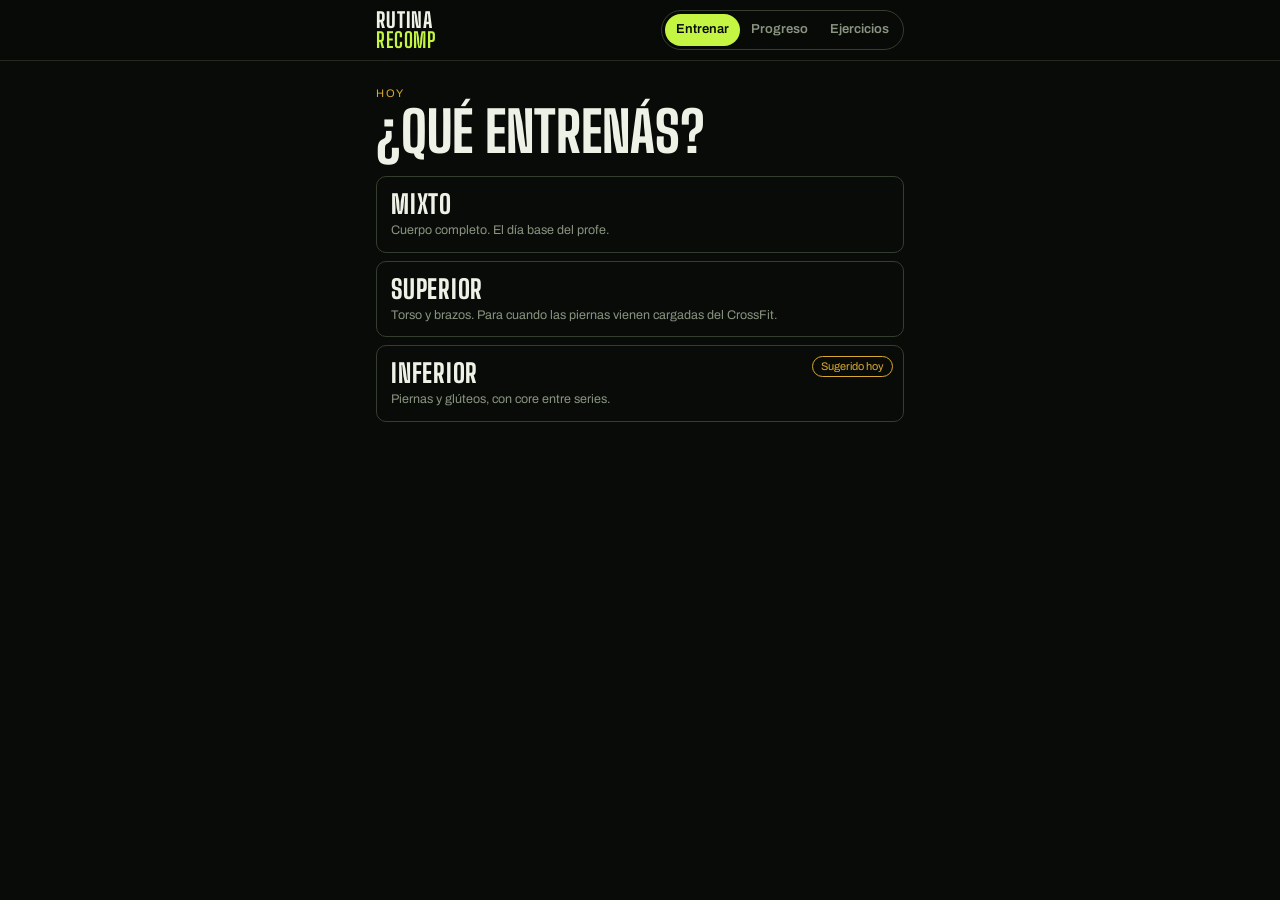
<file: index.html>
<!doctype html>
<html lang="es">
<head>
<meta charset="utf-8">
<meta name="viewport" content="width=device-width, initial-scale=1, viewport-fit=cover">
<meta name="theme-color" content="#090b08">
<meta name="description" content="Rutina de gimnasio para recomposición corporal: registro de cargas, progresión y temporizador de descanso.">
<title>Rutina Recomp</title>
<link rel="manifest" href="manifest.webmanifest">
<link rel="icon" href="assets/icon.svg" type="image/svg+xml">
<link rel="icon" href="assets/favicon-32.png" type="image/png" sizes="32x32">
<link rel="apple-touch-icon" href="assets/apple-touch-icon.png">
<meta name="apple-mobile-web-app-capable" content="yes">
<meta name="apple-mobile-web-app-status-bar-style" content="black-translucent">
<meta name="apple-mobile-web-app-title" content="Recomp">
<link rel="preconnect" href="https://fonts.googleapis.com">
<link rel="preconnect" href="https://fonts.gstatic.com" crossorigin>
<link rel="stylesheet" href="https://fonts.googleapis.com/css2?family=Big+Shoulders+Display:wght@600;800&family=Archivo:wght@400;500;600&family=JetBrains+Mono:wght@400;600&display=swap">
<link rel="stylesheet" href="css/tokens.css">
<link rel="stylesheet" href="css/app.css">
<script type="module" src="js/main.js"></script>
</head>
<body>

<header class="top">
  <div class="wrap">
    <div class="brand">Rutina <b>Recomp</b></div>
    <nav class="nav" aria-label="Secciones">
      <button id="nav-train" data-act="view" data-v="train" aria-current="page">Entrenar</button>
      <button id="nav-prog" data-act="view" data-v="prog">Progreso</button>
      <button id="nav-lib" data-act="view" data-v="lib">Ejercicios</button>
    </nav>
  </div>
  <div class="wrap clock" id="clock">
    <span class="mono" id="clockT">0:00:00</span>
    <div class="bar" id="clockBar"><i></i></div>
    <small>de 1:30 h</small>
  </div>
</header>

<main class="wrap" id="main">
  <noscript><p>Esta app necesita JavaScript.</p></noscript>
</main>

<dialog class="info" id="info" aria-labelledby="infoTitle">
  <div class="info-body" id="infoBody"></div>
</dialog>

<div class="dock" aria-live="polite">
  <div class="dock-in" id="dockIn">
    <button class="idle" id="tIdle" data-act="rest" data-s="90" aria-label="Iniciar descanso de 90 segundos">
      <svg viewBox="0 0 24 24" fill="none" stroke="currentColor" stroke-width="2" stroke-linecap="round"><circle cx="12" cy="13" r="8"/><path d="M12 9v4l2.5 2.5M9 2h6"/></svg><span class="mono">90 s</span>
    </button>
    <div class="run" id="tRun" hidden>
      <svg class="ring" viewBox="0 0 56 56" aria-hidden="true"><circle class="bgc" cx="28" cy="28" r="24"/><circle class="fgc" id="tRing" cx="28" cy="28" r="24"/></svg>
      <div class="tm"><div class="tt" id="tTime">1:30</div><div class="tl" id="tLabel">Descanso</div></div>
      <div class="tbtns">
        <button id="tMinus" data-act="tadd" data-s="-15" aria-label="Restar 15 segundos">−15</button>
        <button id="tPlus" data-act="tadd" data-s="15" aria-label="Sumar 15 segundos">+15</button>
        <button id="tSkip" class="skip" data-act="tskip">Listo</button>
      </div>
    </div>
  </div>
</div>
<div class="toast" id="toast" role="status"></div>

</body>
</html>
</file>
<file: css/tokens.css>
/*
 * Tokens de diseño. Tema único oscuro (decisión de producto: se usa en el gym).
 * Negro con sesgo verde + verde lima como color principal; violeta para datos
 * del pasado y equipamiento; mostaza para calentamiento, tiempos e implementos.
 * Regla de estilo: líneas y bordes de color, rellenos sólo para estados activos.
 */
:root {
  --bg: #090b08;
  --surface: #0f120d;
  --line: #242a20;
  --line-2: #353d2e;
  --fg: #eef2e6;
  --muted: #8a9480;

  --lime: #c4f542;
  --lime-soft: rgba(196, 245, 66, 0.1);
  --purple: #a68cff;
  --purple-soft: rgba(166, 140, 255, 0.1);
  --mustard: #d9a82e;
  --mustard-soft: rgba(217, 168, 46, 0.1);
  --danger: #ff6f61;

  --f-display: "Big Shoulders Display", "Arial Narrow", Impact, sans-serif;
  --f-body: "Archivo", system-ui, -apple-system, "Segoe UI", Roboto, sans-serif;
  --f-mono: "JetBrains Mono", ui-monospace, "Cascadia Mono", Consolas, monospace;

  --r: 10px;
  --dock-h: 110px;
  color-scheme: dark;
}
</file>
<file: css/app.css>
/* Layout: una columna mobile-first (máx 560px), biseries con borde, dock de descanso flotante. */

/* ================= Base ================= */
*, *::before, *::after { box-sizing: border-box; }
[hidden] { display: none !important; }
html { background: var(--bg); -webkit-text-size-adjust: 100%; }
body {
  margin: 0; background: var(--bg); color: var(--fg);
  font: 15px/1.5 var(--f-body);
  padding-top: env(safe-area-inset-top, 0px);
  padding-bottom: calc(var(--dock-h) + env(safe-area-inset-bottom, 0px));
}
button, input, textarea { font: inherit; color: inherit; }
button { cursor: pointer; background: none; border: 0; padding: 0; text-align: inherit; }
:focus-visible { outline: 2px solid var(--lime); outline-offset: 2px; }
.wrap {
  max-width: 560px; margin: 0 auto;
  padding-left: max(16px, env(safe-area-inset-left, 0px));
  padding-right: max(16px, env(safe-area-inset-right, 0px));
}
.mono { font-family: var(--f-mono); font-variant-numeric: tabular-nums; }
.sr { position: absolute; width: 1px; height: 1px; overflow: hidden; clip: rect(0 0 0 0); }
.of { color: var(--muted); font-size: 0.6em; }

/* ================= Header ================= */
body::before { content: ""; position: fixed; inset: 0 0 auto; height: env(safe-area-inset-top, 0px); z-index: 30; background: var(--bg); }
.top {
  position: sticky; top: env(safe-area-inset-top, 0px); z-index: 20;
  background: color-mix(in srgb, var(--bg) 88%, transparent);
  backdrop-filter: blur(10px); -webkit-backdrop-filter: blur(10px);
  border-bottom: 1px solid var(--line);
}
.top .wrap { display: flex; align-items: center; gap: 10px; padding-block: 10px; }
.brand { font-family: var(--f-display); font-weight: 800; font-size: 21px; letter-spacing: 0.04em; text-transform: uppercase; line-height: 0.95; }
.brand b { color: var(--lime); display: block; }
.nav { margin-left: auto; display: flex; border: 1px solid var(--line-2); border-radius: 999px; padding: 3px; }
.nav button { padding: 6px 11px; border-radius: 999px; font-size: 13px; font-weight: 600; color: var(--muted); }
.nav button[aria-current="page"] { color: var(--bg); background: var(--lime); }
.top .clock { display: none; align-items: center; gap: 8px; padding-block: 0 10px; }
.top .clock.on { display: flex; }
.clock .mono { font-size: 13px; }
.clock small { color: var(--muted); font-size: 12px; }
.bar { flex: 1; height: 3px; background: var(--line); border-radius: 3px; overflow: hidden; }
.bar i { display: block; height: 100%; background: var(--lime); width: 0; transition: width 0.5s; }
.bar.late i { background: var(--mustard); }

/* ================= Hoy + selector (oculto hasta "Cambiar") ================= */
.today { display: flex; align-items: flex-end; gap: 12px; margin-top: 20px; }
.today-t { flex: 1; min-width: 0; }
.today h1 {
  font-family: var(--f-display); font-weight: 800; font-size: clamp(38px, 12vw, 52px);
  line-height: 0.9; letter-spacing: 0.01em; text-transform: uppercase; margin: 2px 0 0;
}
.today-s { margin: 6px 0 0; font-size: 13px; color: var(--muted); }
.today .btn-o.p { margin-bottom: 4px; padding: 8px 14px; font-size: 13.5px; background: var(--purple-soft); }
.dot { width: 6px; height: 6px; border-radius: 50%; background: var(--mustard); display: inline-block; margin-left: 6px; vertical-align: middle; }
.link { text-decoration: underline dotted var(--purple); text-underline-offset: 3px; }

/* Etapa 1: elegir tipo y clase */
.choose { margin-top: 24px; display: grid; gap: 12px; }
.choose h1 {
  font-family: var(--f-display); font-weight: 800; font-size: clamp(40px, 13vw, 56px);
  line-height: 0.9; text-transform: uppercase; margin: -6px 0 6px; text-wrap: balance;
}
.choose-s { margin: 10px 0 0; font-size: 11.5px; letter-spacing: 0.14em; text-transform: uppercase; color: var(--muted); font-weight: 600; }
.choices { display: grid; gap: 8px; }
.choices.two { grid-template-columns: 1fr 1fr; }
.choice { position: relative; border: 1px solid var(--line-2); border-radius: var(--r); padding: 14px 14px 12px; display: grid; gap: 4px; align-content: start; min-width: 0; }
.choice-t { font-family: var(--f-display); font-weight: 800; font-size: 26px; letter-spacing: 0.03em; text-transform: uppercase; line-height: 1; }
.choices.two .choice-t { font-size: 21px; }
.choice-s { font-size: 12.5px; color: var(--muted); }
.choice[aria-pressed="true"] { border-color: var(--lime); box-shadow: inset 0 0 0 1px var(--lime); }
.choice[aria-pressed="true"] .choice-t { color: var(--lime); }
.badge { position: absolute; top: 10px; right: 10px; font-size: 11px; color: var(--mustard); border: 1px solid var(--mustard); border-radius: 999px; padding: 1px 8px; }
.badge.p { color: var(--purple); border-color: var(--purple); }
.choices.two .badge { position: static; justify-self: start; margin-top: 4px; }
.btn.start { margin-top: 6px; }

/* Etapa 2: los ejercicios esperan al calentamiento */
.warm.active { border-color: var(--mustard); box-shadow: 0 0 0 1px var(--mustard); }
.locked { margin-top: 14px; padding: 14px; border: 1px dashed var(--line-2); border-radius: var(--r); display: grid; gap: 6px; justify-items: start; }
.locked p { margin: 0; font-size: 13.5px; color: var(--muted); }
.locked .link { font-size: 13px; color: var(--purple); }

/* ================= Encabezado de vista ================= */
.head { margin-top: 22px; }
.head h1 {
  font-family: var(--f-display); font-weight: 800; font-size: clamp(36px, 11vw, 50px);
  line-height: 0.92; letter-spacing: 0.01em; text-transform: uppercase; margin: 0; text-wrap: balance;
}
.meta { display: flex; flex-wrap: wrap; gap: 6px; margin-top: 10px; }
.chip { font-size: 12px; padding: 3px 9px; border-radius: 999px; border: 1px solid var(--line-2); color: var(--muted); white-space: nowrap; }
.chip.l { border-color: var(--lime); color: var(--lime); }
.chip.p { border-color: var(--purple); color: var(--purple); }
.chip.m { border-color: var(--mustard); color: var(--mustard); }
.why { margin: 12px 0 0; color: var(--muted); font-size: 13.5px; max-width: 62ch; }

/* ================= Tarjetas y secciones ================= */
.card { border: 1px solid var(--line); border-radius: var(--r); background: var(--surface); }
.card.pad { padding: 14px; }
.sec-t { display: flex; align-items: baseline; gap: 10px; margin: 0 0 10px; flex-wrap: wrap; }
.sec-t h2 { font-family: var(--f-display); font-weight: 800; font-size: 22px; letter-spacing: 0.04em; text-transform: uppercase; margin: 0; line-height: 1; }
.sec-t span { font-size: 12px; color: var(--muted); }

/* Calentamiento */
.warm { margin-top: 20px; border-color: color-mix(in srgb, var(--mustard) 55%, var(--line)); padding: 14px; }
.warm .sec-t h2 { color: var(--mustard); }
.witems { display: grid; gap: 4px; }
.witem { display: grid; grid-template-columns: 28px minmax(0, 1fr) auto; align-items: center; gap: 10px; padding: 8px 0; border-top: 1px dashed var(--line-2); }
.witem:first-child { border-top: 0; }
.witem .t { font-weight: 500; font-size: 14.5px; display: flex; align-items: center; gap: 6px; }
.witem .s { font-size: 12.5px; color: var(--muted); }
.tick { width: 28px; height: 28px; border-radius: 8px; border: 1.5px solid var(--line-2); display: grid; place-items: center; }
.tick svg { width: 16px; height: 16px; opacity: 0; }
.on > .tick { border-color: var(--mustard); color: var(--mustard); }
.on > .tick svg { opacity: 1; }
.warm-done { width: 100%; display: flex; align-items: center; gap: 10px; padding: 10px 14px; font-size: 14px; color: var(--mustard); }
.warm-done small { margin-left: auto; color: var(--muted); font-size: 12px; }
.warm-done .tick { width: 22px; height: 22px; }

/* Botones */
.btn-o { border: 1px solid var(--line-2); border-radius: 8px; padding: 6px 10px; font-size: 12.5px; font-weight: 600; white-space: nowrap; }
.btn-o.m { border-color: var(--mustard); color: var(--mustard); }
.btn-o.l { border-color: var(--lime); color: var(--lime); }
.btn-o.p { border-color: var(--purple); color: var(--purple); }
.btn-o.d { border-color: var(--danger); color: var(--danger); }
.icon-btn { width: 40px; height: 40px; display: grid; place-items: center; border: 1px solid var(--line-2); border-radius: 10px; flex: none; }
.icon-btn svg { width: 18px; height: 18px; }
.row { display: flex; gap: 8px; flex-wrap: wrap; }
.row.nowrap { flex-wrap: nowrap; }
.btn { flex: 1; min-height: 48px; border-radius: 10px; border: 1.5px solid var(--lime); color: var(--lime); font-weight: 600; font-size: 15px; padding: 0 14px; text-align: center; }
.btn.solid { background: var(--lime); color: var(--bg); }
.btn.ghost { border-color: var(--line-2); color: var(--muted); }
.btn.warn { border-color: var(--danger); color: var(--danger); }
.btn.shrink { flex: 0 0 auto; }

/* ================= Bloques y ejercicios ================= */
.block { margin-top: 18px; }
.bhead { display: flex; align-items: center; gap: 12px; margin-bottom: 10px; }
.bcode { font-family: var(--f-display); font-weight: 800; font-size: 44px; line-height: 0.8; color: transparent; -webkit-text-stroke: 1.5px var(--lime); min-width: 30px; }
.bhead .bt { font-weight: 600; font-size: 14px; }
.bhead .bs { font-size: 12.5px; color: var(--muted); }
.bprog { margin-left: auto; font-size: 12px; color: var(--muted); }
.bprog.full { color: var(--lime); }
.pair { display: grid; gap: 10px; border-left: 1px solid var(--line-2); margin-left: 14px; padding-left: 14px; }
.ex { padding: 12px; min-width: 0; }
.ex.complete { border-color: color-mix(in srgb, var(--lime) 50%, var(--line)); }
.exh { width: 100%; display: flex; gap: 10px; align-items: center; border-radius: 8px; }
.exh:hover .thumb { border-color: var(--purple); }
.thumb { width: 64px; height: 54px; flex: none; border: 1px solid var(--line-2); border-radius: 8px; overflow: hidden; display: block; }
.exh-t { min-width: 0; flex: 1; display: grid; justify-items: start; gap: 2px; }
.excode { font-family: var(--f-mono); font-size: 11.5px; font-weight: 600; color: var(--lime); border: 1px solid var(--lime); border-radius: 6px; padding: 0 5px; line-height: 1.4; }
.exh-n { font-size: 16px; font-weight: 600; line-height: 1.25; }
.exh .eq { font-size: 12.5px; color: var(--muted); }
.goal { margin: 10px 0 0; font-size: 13px; color: var(--purple); display: flex; gap: 6px; align-items: center; }
.goal b { color: var(--fg); }
.goal svg { flex: none; width: 14px; height: 14px; }
.goal.up { color: var(--lime); }
.goal.up b { color: var(--lime); }
.goal.first { color: var(--muted); }

.sets { margin-top: 10px; display: grid; gap: 6px; }
.srow { display: grid; grid-template-columns: 24px minmax(0, 1fr) 70px 58px 44px; gap: 6px; align-items: center; }
.sh { font-size: 10.5px; letter-spacing: 0.1em; text-transform: uppercase; color: var(--muted); }
.sh span:nth-child(n + 3) { text-align: center; }
.sn { font-family: var(--f-mono); font-size: 13px; color: var(--muted); text-align: center; }
.prev { font-family: var(--f-mono); font-size: 12.5px; color: var(--purple); white-space: nowrap; overflow: hidden; text-overflow: ellipsis; }
.prev.none { color: var(--line-2); }
.in {
  width: 100%; height: 42px; border: 1px solid var(--line-2); border-radius: 8px; background: transparent;
  text-align: center; font-family: var(--f-mono); font-size: 16px; font-variant-numeric: tabular-nums; padding: 0 4px;
}
.in::placeholder { color: color-mix(in srgb, var(--purple) 55%, transparent); }
.in:focus { border-color: var(--lime); outline: none; box-shadow: 0 0 0 1px var(--lime); }
.chk { width: 44px; height: 42px; border-radius: 8px; border: 1.5px solid var(--line-2); display: grid; place-items: center; color: var(--muted); }
.chk svg { width: 20px; height: 20px; }
.set.done .chk { background: var(--lime); border-color: var(--lime); color: var(--bg); }
.set.done .in { border-color: color-mix(in srgb, var(--lime) 40%, var(--line)); color: var(--lime); }
.set.err .in[data-f="reps"] { border-color: var(--danger); box-shadow: 0 0 0 1px var(--danger); }

/* Cierre */
.finish { margin-top: 26px; padding: 16px; border-color: var(--line-2); }
.stats { display: grid; grid-template-columns: repeat(3, 1fr); gap: 8px; margin: 4px 0 14px; }
.stat { border: 1px solid var(--line); border-radius: 8px; padding: 8px 10px; min-width: 0; }
.stat b { display: block; font-family: var(--f-display); font-weight: 800; font-size: 26px; line-height: 1; letter-spacing: 0.02em; }
.stat small { font-size: 11px; color: var(--muted); text-transform: uppercase; letter-spacing: 0.08em; }
.confirm { margin: 0 0 10px; font-size: 14px; }

/* ================= Figuras (vectores) ================= */
.fig { width: 100%; height: 100%; display: block; }
.fig line, .fig polyline, .fig rect, .fig circle, .fig path { fill: none; stroke-linecap: round; stroke-linejoin: round; }
.fig .ground { stroke: var(--line-2); stroke-width: 1; stroke-dasharray: 3 4; }
.fig .eq { stroke: var(--purple); stroke-width: 1.6; }
.fig .eq.dash { stroke-dasharray: 2 4; opacity: 0.7; }
.fig .body { stroke: var(--lime); stroke-width: 3.2; }
.fig .body.head { fill: var(--bg); }
.fig .body.far { opacity: 0.38; }
.fig .ghost .body { stroke-width: 2; opacity: 0.22; }
.fig .imp { stroke: var(--mustard); stroke-width: 2; }
.fig .imp.fill { fill: var(--mustard-soft); }
.fig .imp.band { stroke-width: 1.6; stroke-dasharray: 4 3; }
.thumb .fig .body { stroke-width: 4.5; }
.thumb .fig .eq { stroke-width: 2.4; }

/* ================= Ficha del ejercicio ================= */
dialog.info {
  border: 1px solid var(--line-2); background: var(--bg); color: var(--fg); padding: 0;
  width: min(560px, 100%); max-width: 100%; max-height: 100%; margin: auto auto 0; border-radius: 18px 18px 0 0;
}
dialog.info::backdrop { background: rgba(0, 0, 0, 0.7); backdrop-filter: blur(2px); }
@media (min-width: 620px) { dialog.info { margin: auto; border-radius: 18px; max-height: 92vh; } }
.info-body {
  max-height: 88vh; overflow-y: auto; overscroll-behavior: contain;
  padding: 16px max(16px, env(safe-area-inset-right, 0px)) calc(20px + env(safe-area-inset-bottom, 0px)) max(16px, env(safe-area-inset-left, 0px));
}
.info-h { display: flex; align-items: flex-start; gap: 12px; }
.info-h > div { flex: 1; min-width: 0; }
.eyebrow { font-size: 11px; letter-spacing: 0.14em; text-transform: uppercase; color: var(--mustard); }
.info-h h2 { margin: 2px 0 0; font-family: var(--f-display); font-weight: 800; font-size: 30px; line-height: 0.95; text-transform: uppercase; text-wrap: balance; }
.stage { margin-top: 12px; border: 1px solid var(--line-2); border-radius: 12px; aspect-ratio: 240 / 200; max-width: 100%;
  background: radial-gradient(120% 90% at 50% 100%, var(--lime-soft), transparent 60%); }
.muscles, .last { margin: 12px 0 0; font-size: 13.5px; }
.muscles span, .last span:first-child { color: var(--muted); font-size: 11px; letter-spacing: 0.12em; text-transform: uppercase; margin-right: 6px; }
.last .mono { color: var(--purple); }
.info-s { margin: 18px 0 6px; font-size: 11.5px; letter-spacing: 0.14em; text-transform: uppercase; color: var(--lime); font-weight: 600; }
.how { margin: 0; padding-left: 20px; display: grid; gap: 6px; font-size: 14px; }
.how li::marker { color: var(--lime); font-family: var(--f-mono); }
.prog { margin: 0; font-size: 14px; color: var(--fg); max-width: 62ch; }
.alts-hint { margin: 0 0 8px; font-size: 12.5px; color: var(--muted); }
.alts { display: grid; gap: 8px; }
.alt { display: flex; align-items: center; gap: 10px; border: 1px solid var(--line-2); border-radius: 10px; padding: 6px 10px 6px 6px; }
.alt.on { border-color: var(--lime); }
.alt-fig { width: 64px; height: 46px; flex: none; }
.alt-t { display: grid; min-width: 0; }
.alt-t b { font-weight: 600; font-size: 14px; }
.alt-t small { color: var(--muted); font-size: 12px; }
.alt.on .alt-t b { color: var(--lime); }

/* ================= Progreso ================= */
.kpis { display: grid; grid-template-columns: repeat(3, 1fr); gap: 8px; margin-top: 14px; }
.kpi { border: 1px solid var(--line-2); border-radius: var(--r); padding: 10px 12px; min-width: 0; }
.kpi b { display: block; font-family: var(--f-display); font-weight: 800; font-size: 32px; line-height: 1; }
.kpi small { color: var(--muted); font-size: 11.5px; }
.kpi.l b { color: var(--lime); } .kpi.p b { color: var(--purple); } .kpi.m b { color: var(--mustard); }
.pgroup { margin-top: 22px; }
.cycle { margin-top: 12px; padding: 12px 14px; display: flex; gap: 14px; align-items: center; border-color: color-mix(in srgb, var(--purple) 45%, var(--line)); }
.cycle-n { display: grid; justify-items: center; }
.cycle-n b { font-family: var(--f-display); font-weight: 800; font-size: 40px; line-height: 0.9; color: var(--purple); }
.cycle-t { min-width: 0; }
.cycle-t p { margin: 6px 0 0; font-size: 13px; color: var(--muted); }
.cycle-w { display: flex; gap: 4px; }
.cycle-w i { width: 22px; height: 4px; border-radius: 2px; background: var(--line-2); }
.cycle-w i.on { background: var(--purple); }
.list > * + * { border-top: 1px solid var(--line); }
.prow { width: 100%; display: grid; grid-template-columns: minmax(0, 1fr) auto 96px; gap: 10px; align-items: center; padding: 10px 12px; }
.prow-t { min-width: 0; }
.prow .n { font-size: 14px; font-weight: 500; overflow: hidden; text-overflow: ellipsis; white-space: nowrap; }
.prow .s, .hrow .s { font-size: 12px; color: var(--muted); }
.prow .v { text-align: right; font-size: 13px; white-space: nowrap; }
.prow .v small { display: block; color: var(--purple); font-size: 11px; }
.spark { width: 96px; height: 30px; display: block; }
.spark .ln { fill: none; stroke: var(--lime); stroke-width: 1.5; }
.spark .ar { fill: var(--lime-soft); stroke: none; }
.spark .pt { fill: var(--lime); stroke: none; }
.spark .gd { stroke: var(--line); stroke-width: 1; }
.spark text { fill: var(--muted); font: 10px var(--f-mono); }
.hrow { display: grid; grid-template-columns: minmax(0, 1fr) auto; gap: 10px; align-items: center; padding: 10px 12px; }
.hrow-t { min-width: 0; }
.hrow .t { font-weight: 500; font-size: 14px; }
.empty { padding: 18px 14px; color: var(--muted); font-size: 14px; }
.empty b { color: var(--fg); font-weight: 600; }
textarea.io { width: 100%; min-height: 110px; margin-top: 10px; background: transparent; border: 1px solid var(--line-2); border-radius: 8px; padding: 10px; font: 12px/1.4 var(--f-mono); resize: vertical; }
.tips { margin-top: 22px; padding: 14px; border-color: color-mix(in srgb, var(--purple) 45%, var(--line)); }
.tips ul { margin: 0; padding-left: 18px; display: grid; gap: 6px; font-size: 13.5px; color: var(--muted); }
.tips li::marker { color: var(--purple); }
.tips .sec-t h2 { color: var(--purple); }

/* ================= Biblioteca ================= */
.search { display: block; margin-top: 14px; }
.search input { width: 100%; height: 44px; border: 1px solid var(--line-2); border-radius: 10px; background: transparent; padding: 0 12px; font-size: 15px; }
.search input:focus { outline: none; border-color: var(--lime); }
.lib-pat { margin-top: 12px; }
.lib-pat h3 { margin: 0 0 8px; font-size: 11.5px; letter-spacing: 0.14em; text-transform: uppercase; color: var(--muted); font-weight: 600; }
.lib-grid { display: grid; grid-template-columns: repeat(2, minmax(0, 1fr)); gap: 8px; }
.lib-card { border: 1px solid var(--line); border-radius: var(--r); background: var(--surface); padding: 6px 6px 10px; display: grid; gap: 6px; min-width: 0; }
.lib-card:hover { border-color: var(--purple); }
.lib-fig { aspect-ratio: 240 / 200; max-width: 100%; display: block; border-bottom: 1px dashed var(--line); }
.lib-t { display: grid; padding: 0 4px; min-width: 0; }
.lib-t b { font-size: 13.5px; font-weight: 600; line-height: 1.25; }
.lib-t small { font-size: 11.5px; color: var(--muted); }

/* ================= Dock de descanso ================= */
.dock {
  position: fixed; left: 0; right: 0; bottom: 0; z-index: 40; pointer-events: none;
  padding: 0 max(12px, env(safe-area-inset-right, 0px)) calc(12px + env(safe-area-inset-bottom, 0px)) max(12px, env(safe-area-inset-left, 0px));
}
.dock-in {
  pointer-events: auto; max-width: 536px; margin: 0 auto; border: 1px solid var(--line-2); border-radius: 16px;
  background: color-mix(in srgb, var(--bg) 92%, transparent); backdrop-filter: blur(12px); -webkit-backdrop-filter: blur(12px);
  padding: 10px 12px; box-shadow: 0 10px 40px rgba(0, 0, 0, 0.6);
}
/* En reposo: píldora a la izquierda, lejos de la columna de ✓ */
.dock-in.is-idle { width: max-content; margin-left: 0; padding: 0; border-radius: 999px; }
.idle { display: flex; align-items: center; gap: 6px; padding: 10px 14px; font-size: 13px; }
.idle svg { width: 18px; height: 18px; color: var(--mustard); }
.run { display: flex; align-items: center; gap: 12px; }
.ring { width: 56px; height: 56px; flex: none; transform: rotate(-90deg); }
.ring circle { fill: none; stroke-width: 3; }
.ring .bgc { stroke: var(--line-2); }
.ring .fgc { stroke: var(--lime); stroke-linecap: round; transition: stroke-dashoffset 0.25s linear; }
.run.low .ring .fgc { stroke: var(--mustard); }
.tm { min-width: 0; flex: 1; }
.tm .tt { font-family: var(--f-mono); font-size: 30px; font-weight: 600; line-height: 1; font-variant-numeric: tabular-nums; }
.tm .tl { font-size: 12px; color: var(--muted); white-space: nowrap; overflow: hidden; text-overflow: ellipsis; margin-top: 3px; }
.tbtns { display: flex; gap: 6px; }
.tbtns button { min-width: 44px; height: 40px; border: 1px solid var(--line-2); border-radius: 10px; font-family: var(--f-mono); font-size: 13px; padding: 0 8px; text-align: center; }
.tbtns .skip { border-color: var(--lime); color: var(--lime); }
.dock-in.go { border-color: var(--lime); box-shadow: 0 0 0 1px var(--lime), 0 10px 40px rgba(0, 0, 0, 0.6); }
.dock-in.go .tt { color: var(--lime); font-size: 24px; }

.toast {
  position: fixed; left: 50%; top: calc(env(safe-area-inset-top, 0px) + 64px); transform: translate(-50%, -8px); opacity: 0; transition: 0.25s; z-index: 60;
  border: 1px solid var(--lime); background: var(--bg); color: var(--lime); padding: 8px 14px; border-radius: 999px;
  font-size: 13.5px; font-weight: 600; pointer-events: none; max-width: calc(100% - 32px); text-align: center;
}
.toast.show { opacity: 1; transform: translate(-50%, 0); }

@media (max-width: 380px) {
  .srow { grid-template-columns: 20px minmax(0, 1fr) 62px 52px 42px; gap: 5px; }
  .nav button { padding: 6px 8px; font-size: 12px; }
  .tbtns button { min-width: 40px; }
  .thumb { width: 56px; height: 48px; }
}
@media (prefers-reduced-motion: reduce) { * { transition: none !important; animation: none !important; } }
</file>
